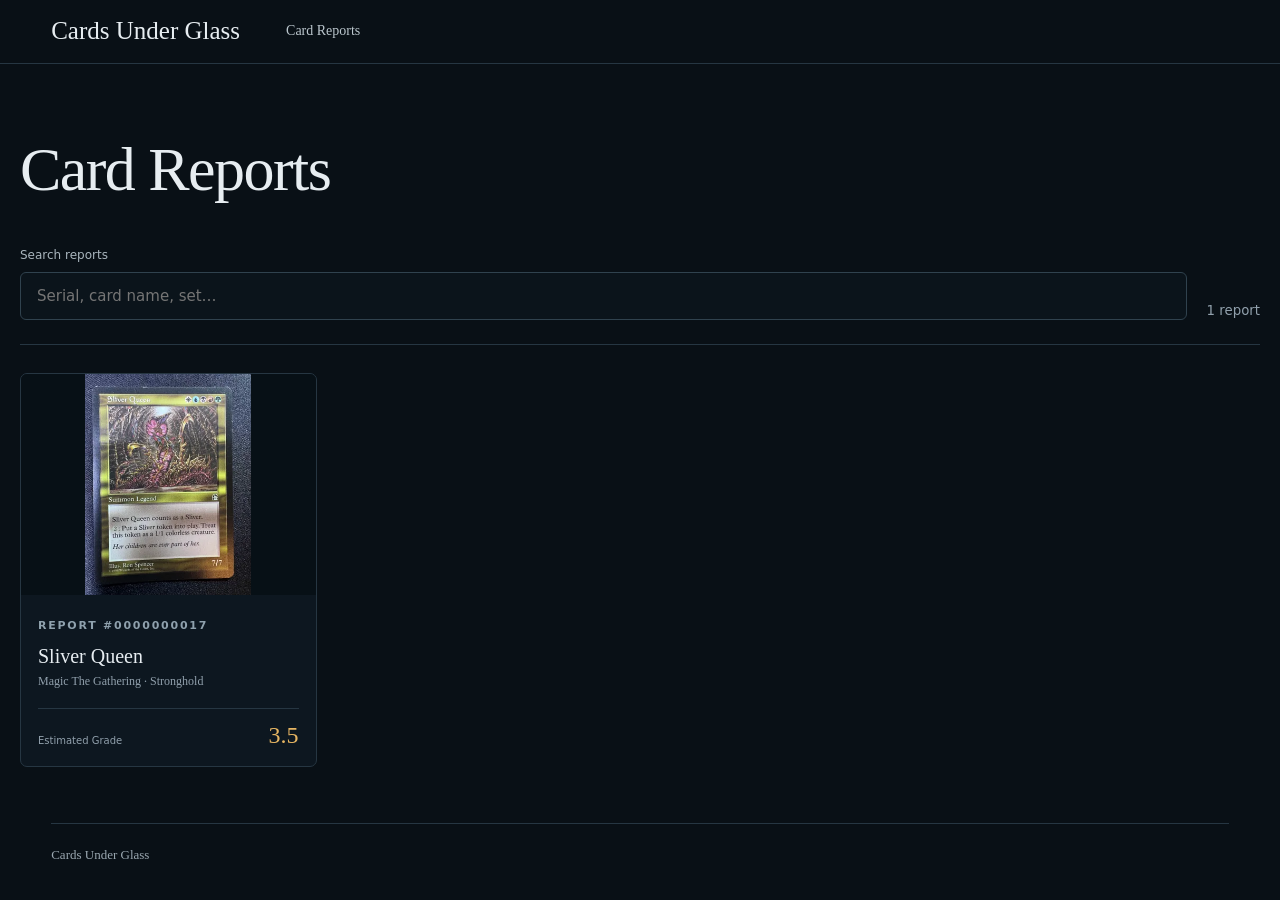
<file: index.html>
<!doctype html>
<html lang="en"><head><meta charset="utf-8"><meta name="viewport" content="width=device-width,initial-scale=1"><meta http-equiv="Content-Security-Policy" content="default-src 'self'; img-src 'self' data:; style-src 'self' 'unsafe-inline'; script-src 'self'; object-src 'none'; base-uri 'none'"><title>Card Reports — Cards Under Glass</title><link rel="stylesheet" href="./assets/site.css"></head>
<body class="catalogue-page"><header class="site-header"><a class="wordmark" href="./">Cards Under Glass</a><a class="reports-link" href="./">Card Reports</a></header><main class="catalogue"><div class="catalogue-heading"><h1>Card Reports</h1></div><label class="search"><span>Search reports</span><input type="search" autocomplete="off" placeholder="Serial, card name, set…" aria-controls="report-list"><small class="result-count">1 report</small></label><section id="report-list" class="catalogue-grid" aria-live="polite"><article class="catalogue-card" data-serial="0000000017" data-search="0000000017 sliver queen magic the gathering stronghold"><a href="cards/0000000017/"><div class="catalogue-image"><img src="media/0000000017/full-front-catalogue.webp" alt="Front photograph for Sliver Queen" loading="lazy" decoding="async" width="420" height="420"></div><div class="catalogue-copy"><span class="report-number">Report #0000000017</span><h2>Sliver Queen</h2><p>Magic The Gathering · Stronghold</p><div><span>Estimated Grade</span><strong>3.5</strong></div></div></a></article></section><p class="no-results" hidden>No matching reports.</p></main><footer><span>Cards Under Glass</span></footer><script src="./assets/site.js" defer></script></body></html>
</file>
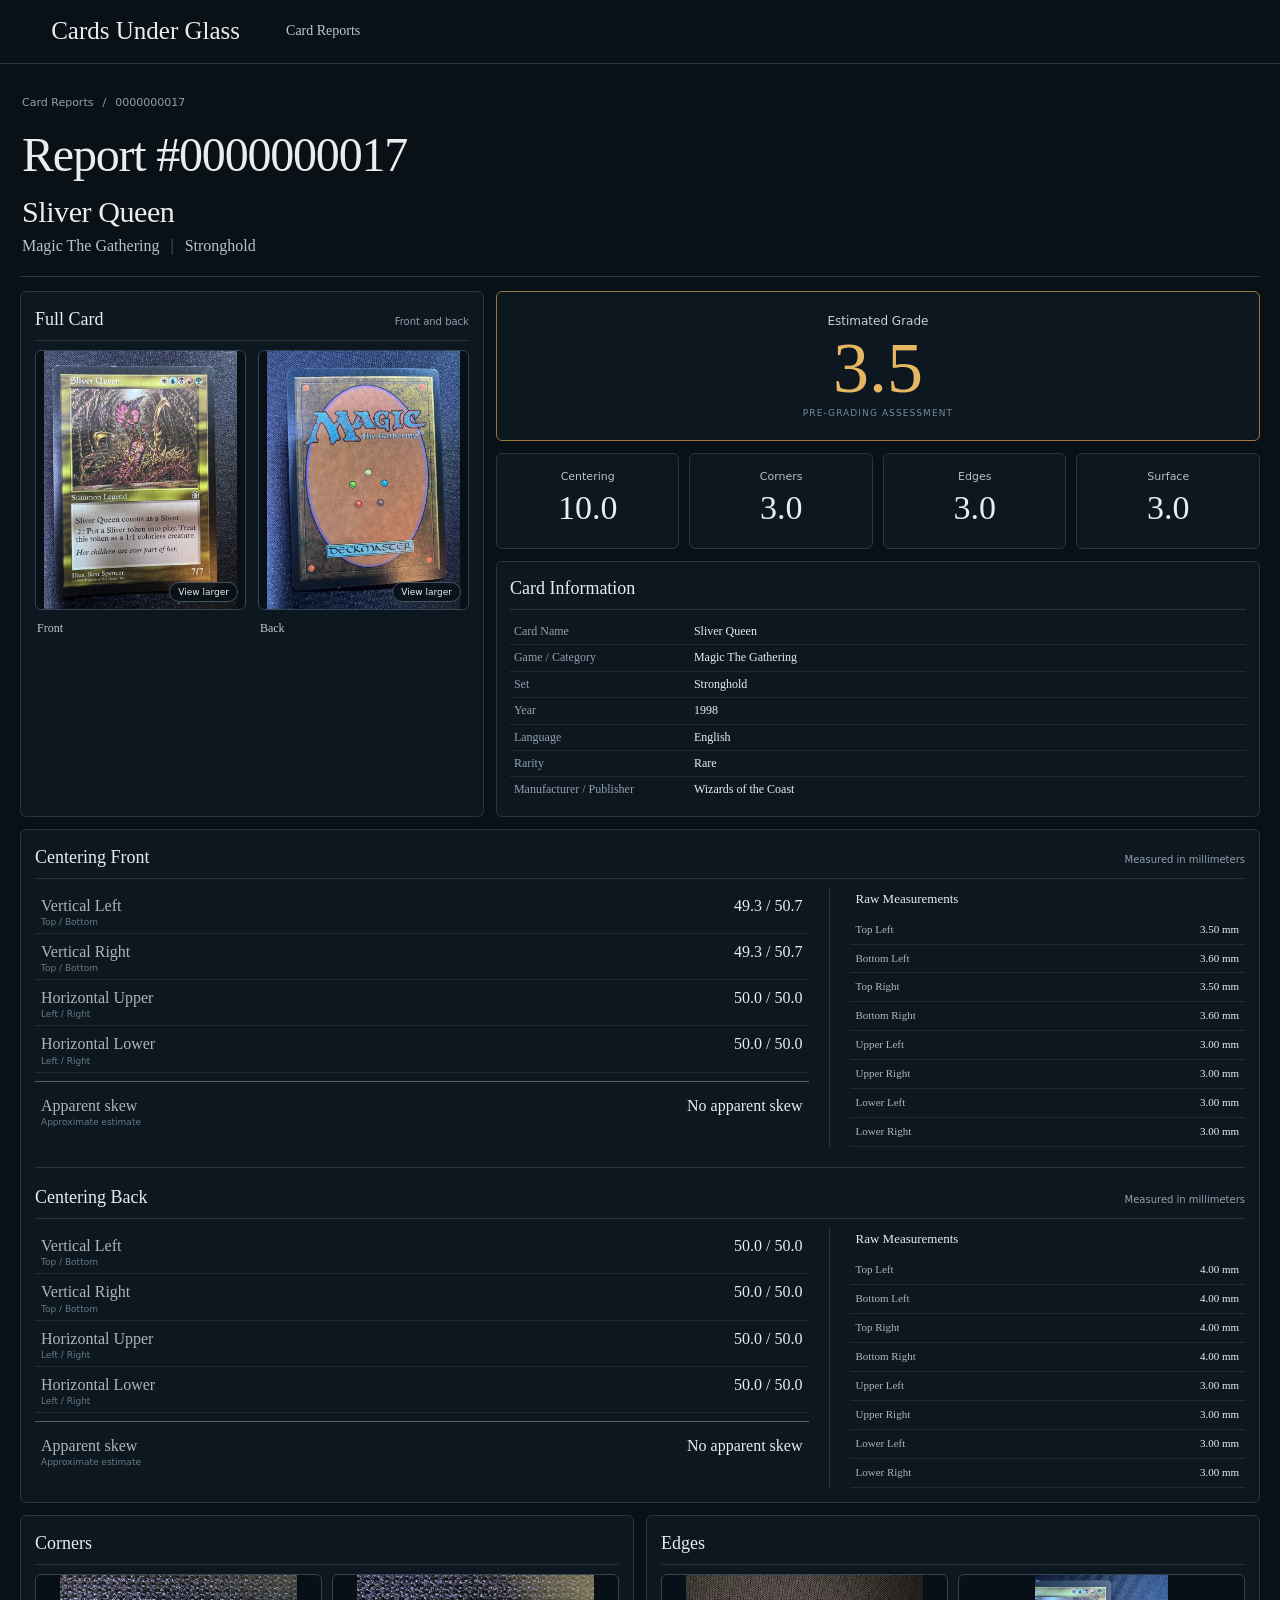
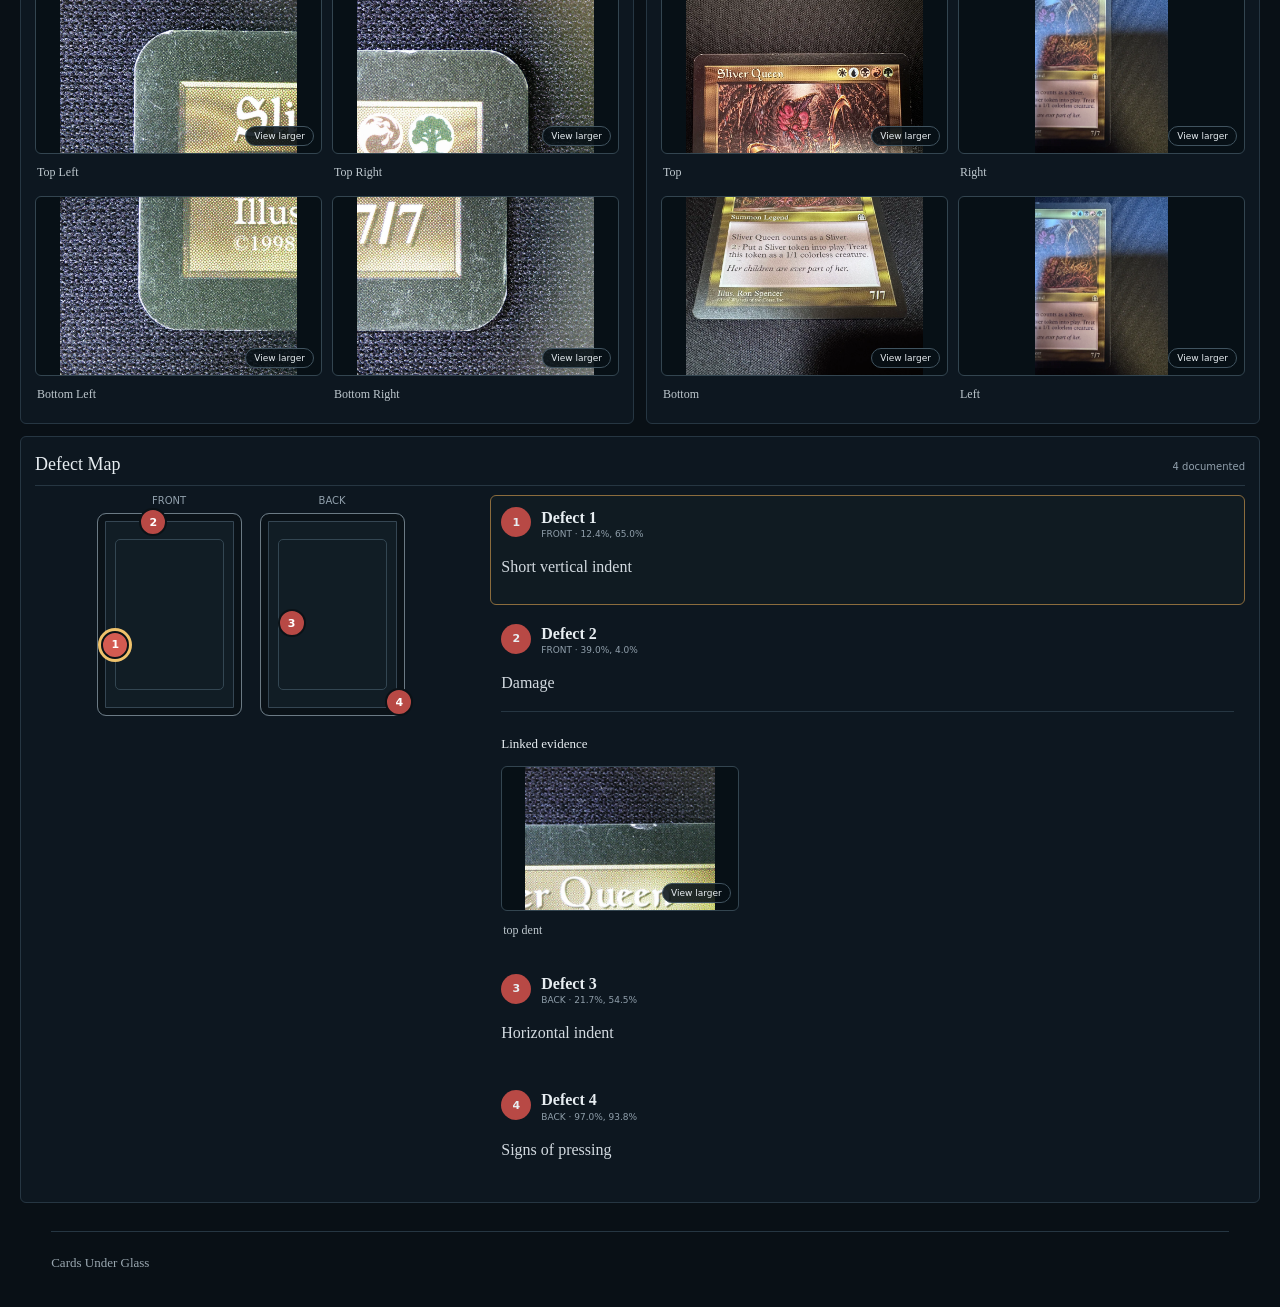
<file: cards/0000000017/index.html>
<!doctype html>
<html lang="en"><head><meta charset="utf-8"><meta name="viewport" content="width=device-width,initial-scale=1"><meta http-equiv="Content-Security-Policy" content="default-src 'self'; img-src 'self' data:; style-src 'self' 'unsafe-inline'; script-src 'self'; object-src 'none'; base-uri 'none'"><title>Sliver Queen — Report #0000000017 — Cards Under Glass</title><link rel="stylesheet" href="../../assets/site.css"></head>
<body class="report-page"><header class="site-header"><a class="wordmark" href="../../">Cards Under Glass</a><a class="reports-link" href="../../">Card Reports</a></header><main class="report"><div class="report-heading"><div><a href="../../">Card Reports</a><span>/</span><span>0000000017</span><h1>Report #0000000017</h1><h2 class="card-title">Sliver Queen</h2><div class="identity"><span>Magic The Gathering</span><span>Stronghold</span></div></div></div>
  <div class="report-hero"><section class="panel full-card-panel"><div class="section-heading"><h2>Full Card</h2><span>Front and back</span></div><div class="hero-photos"><figure class="photo "><button class="photo-open" type="button" data-lightbox-src="../../media/0000000017/full-front-large.webp" data-lightbox-label="Front"><img src="../../media/0000000017/full-front-preview.webp" alt="Front photograph for Sliver Queen" loading="lazy"><span>View larger</span></button><figcaption>Front</figcaption></figure><figure class="photo "><button class="photo-open" type="button" data-lightbox-src="../../media/0000000017/full-back-large.webp" data-lightbox-label="Back"><img src="../../media/0000000017/full-back-preview.webp" alt="Back photograph for Sliver Queen" loading="lazy"><span>View larger</span></button><figcaption>Back</figcaption></figure></div></section><div class="grade-area"><section class="estimated"><span>Estimated Grade</span><strong>3.5</strong><small>Pre-grading assessment</small></section><div class="subgrades"><div><span>Centering</span><strong>10.0</strong></div><div><span>Corners</span><strong>3.0</strong></div><div><span>Edges</span><strong>3.0</strong></div><div><span>Surface</span><strong>3.0</strong></div></div><section class="panel information"><div class="section-heading"><h2>Card Information</h2></div><dl><div><dt>Card Name</dt><dd>Sliver Queen</dd></div><div><dt>Game / Category</dt><dd>Magic The Gathering</dd></div><div><dt>Set</dt><dd>Stronghold</dd></div><div><dt>Year</dt><dd>1998</dd></div><div><dt>Language</dt><dd>English</dd></div><div><dt>Rarity</dt><dd>Rare</dd></div><div><dt>Manufacturer / Publisher</dt><dd>Wizards of the Coast</dd></div></dl></section></div></div>
  <section class="panel centering-panel"><div class="public-centering-face"><div class="section-heading"><h2>Centering Front</h2><span>Measured in millimeters</span></div><div class="centering-content"><div><div class="ratios"><div><span>Vertical Left<small>Top / Bottom</small></span><strong>49.3 / 50.7</strong></div><div><span>Vertical Right<small>Top / Bottom</small></span><strong>49.3 / 50.7</strong></div><div><span>Horizontal Upper<small>Left / Right</small></span><strong>50.0 / 50.0</strong></div><div><span>Horizontal Lower<small>Left / Right</small></span><strong>50.0 / 50.0</strong></div></div><div class="skew"><span>Apparent skew<small>Approximate estimate</small></span><strong>No apparent skew</strong></div></div><div class="raw"><h3>Raw Measurements</h3><div><span>Top Left</span><strong>3.50 mm</strong></div><div><span>Bottom Left</span><strong>3.60 mm</strong></div><div><span>Top Right</span><strong>3.50 mm</strong></div><div><span>Bottom Right</span><strong>3.60 mm</strong></div><div><span>Upper Left</span><strong>3.00 mm</strong></div><div><span>Upper Right</span><strong>3.00 mm</strong></div><div><span>Lower Left</span><strong>3.00 mm</strong></div><div><span>Lower Right</span><strong>3.00 mm</strong></div></div></div></div><div class="public-centering-face"><div class="section-heading"><h2>Centering Back</h2><span>Measured in millimeters</span></div><div class="centering-content"><div><div class="ratios"><div><span>Vertical Left<small>Top / Bottom</small></span><strong>50.0 / 50.0</strong></div><div><span>Vertical Right<small>Top / Bottom</small></span><strong>50.0 / 50.0</strong></div><div><span>Horizontal Upper<small>Left / Right</small></span><strong>50.0 / 50.0</strong></div><div><span>Horizontal Lower<small>Left / Right</small></span><strong>50.0 / 50.0</strong></div></div><div class="skew"><span>Apparent skew<small>Approximate estimate</small></span><strong>No apparent skew</strong></div></div><div class="raw"><h3>Raw Measurements</h3><div><span>Top Left</span><strong>4.00 mm</strong></div><div><span>Bottom Left</span><strong>4.00 mm</strong></div><div><span>Top Right</span><strong>4.00 mm</strong></div><div><span>Bottom Right</span><strong>4.00 mm</strong></div><div><span>Upper Left</span><strong>3.00 mm</strong></div><div><span>Upper Right</span><strong>3.00 mm</strong></div><div><span>Lower Left</span><strong>3.00 mm</strong></div><div><span>Lower Right</span><strong>3.00 mm</strong></div></div></div></div></section><div class="photo-report-grid"><section class="panel photo-section"><div class="section-heading"><h2>Corners</h2></div><div class="detail-photos"><figure class="photo "><button class="photo-open" type="button" data-lightbox-src="../../media/0000000017/corner-top-left-large.webp" data-lightbox-label="Top Left"><img src="../../media/0000000017/corner-top-left-preview.webp" alt="Top Left photograph for Sliver Queen" loading="lazy"><span>View larger</span></button><figcaption>Top Left</figcaption></figure><figure class="photo "><button class="photo-open" type="button" data-lightbox-src="../../media/0000000017/corner-top-right-large.webp" data-lightbox-label="Top Right"><img src="../../media/0000000017/corner-top-right-preview.webp" alt="Top Right photograph for Sliver Queen" loading="lazy"><span>View larger</span></button><figcaption>Top Right</figcaption></figure><figure class="photo "><button class="photo-open" type="button" data-lightbox-src="../../media/0000000017/corner-bottom-left-large.webp" data-lightbox-label="Bottom Left"><img src="../../media/0000000017/corner-bottom-left-preview.webp" alt="Bottom Left photograph for Sliver Queen" loading="lazy"><span>View larger</span></button><figcaption>Bottom Left</figcaption></figure><figure class="photo "><button class="photo-open" type="button" data-lightbox-src="../../media/0000000017/corner-bottom-right-large.webp" data-lightbox-label="Bottom Right"><img src="../../media/0000000017/corner-bottom-right-preview.webp" alt="Bottom Right photograph for Sliver Queen" loading="lazy"><span>View larger</span></button><figcaption>Bottom Right</figcaption></figure></div></section><section class="panel photo-section"><div class="section-heading"><h2>Edges</h2></div><div class="detail-photos"><figure class="photo "><button class="photo-open" type="button" data-lightbox-src="../../media/0000000017/edge-top-large.webp" data-lightbox-label="Top"><img src="../../media/0000000017/edge-top-preview.webp" alt="Top photograph for Sliver Queen" loading="lazy"><span>View larger</span></button><figcaption>Top</figcaption></figure><figure class="photo "><button class="photo-open" type="button" data-lightbox-src="../../media/0000000017/edge-right-large.webp" data-lightbox-label="Right"><img src="../../media/0000000017/edge-right-preview.webp" alt="Right photograph for Sliver Queen" loading="lazy"><span>View larger</span></button><figcaption>Right</figcaption></figure><figure class="photo "><button class="photo-open" type="button" data-lightbox-src="../../media/0000000017/edge-bottom-large.webp" data-lightbox-label="Bottom"><img src="../../media/0000000017/edge-bottom-preview.webp" alt="Bottom photograph for Sliver Queen" loading="lazy"><span>View larger</span></button><figcaption>Bottom</figcaption></figure><figure class="photo "><button class="photo-open" type="button" data-lightbox-src="../../media/0000000017/edge-left-large.webp" data-lightbox-label="Left"><img src="../../media/0000000017/edge-left-preview.webp" alt="Left photograph for Sliver Queen" loading="lazy"><span>View larger</span></button><figcaption>Left</figcaption></figure></div></section></div><section class="panel defects-panel"><div class="section-heading"><h2>Defect Map</h2><span>4 documented</span></div><div class="defect-grid"><div class="maps"><div class="public-map-wrap"><span>FRONT</span><div class="public-map" aria-label="front defect map"><button type="button" class="defect-marker" style="left:12.3646%;top:65.0000%" data-defect="1" aria-label="Select defect 1, front">1</button><button type="button" class="defect-marker" style="left:39.0313%;top:4.0476%" data-defect="2" aria-label="Select defect 2, front">2</button></div></div><div class="public-map-wrap"><span>BACK</span><div class="public-map" aria-label="back defect map"><button type="button" class="defect-marker" style="left:21.6979%;top:54.5238%" data-defect="3" aria-label="Select defect 3, back">3</button><button type="button" class="defect-marker" style="left:97.0313%;top:93.8095%" data-defect="4" aria-label="Select defect 4, back">4</button></div></div></div><div class="defect-details"><article class="defect-detail active" data-defect-detail="1"><div class="defect-heading"><span>1</span><div><strong>Defect 1</strong><small>FRONT · 12.4%, 65.0%</small></div></div><p>Short vertical indent</p></article><article class="defect-detail" data-defect-detail="2"><div class="defect-heading"><span>2</span><div><strong>Defect 2</strong><small>FRONT · 39.0%, 4.0%</small></div></div><p>Damage</p><div class="evidence"><h3>Linked evidence</h3><div><figure class="photo evidence-photo"><button class="photo-open" type="button" data-lightbox-src="../../media/0000000017/evidence-01-large.webp" data-lightbox-label="top dent"><img src="../../media/0000000017/evidence-01-preview.webp" alt="top dent photograph for Sliver Queen" loading="lazy"><span>View larger</span></button><figcaption>top dent</figcaption></figure></div></div></article><article class="defect-detail" data-defect-detail="3"><div class="defect-heading"><span>3</span><div><strong>Defect 3</strong><small>BACK · 21.7%, 54.5%</small></div></div><p>Horizontal indent</p></article><article class="defect-detail" data-defect-detail="4"><div class="defect-heading"><span>4</span><div><strong>Defect 4</strong><small>BACK · 97.0%, 93.8%</small></div></div><p>Signs of pressing</p></article></div></div></section>
  <dialog class="lightbox"><div class="lightbox-head"><strong></strong><button type="button" aria-label="Close photo viewer">×</button></div><div><img alt=""></div></dialog></main><footer><span>Cards Under Glass</span></footer><script src="../../assets/site.js" defer></script></body></html>
</file>
<file: assets/site.css>
:root{color-scheme:dark;--bg:#091016;--panel:#0d1720;--line:#263642;--muted:#91a0ac;--text:#e7edf1;--accent:#e7b663;--focus:#8ec5dd}*{box-sizing:border-box}html{background:var(--bg)}body{margin:0;background:var(--bg);color:var(--text);font-family:ui-serif,Georgia,Cambria,"Times New Roman",serif;line-height:1.45}.site-header{height:64px;border-bottom:1px solid var(--line);display:flex;align-items:center;gap:46px;padding:0 clamp(20px,4vw,58px);position:relative}.wordmark{font-size:25px;color:var(--text);text-decoration:none}.reports-link{color:#bbc6cd;text-decoration:none;font-size:14px}footer{margin:28px clamp(20px,4vw,58px) 0;padding:22px 0 34px;border-top:1px solid var(--line);color:#9aa7b0;font-size:13px}.catalogue,.report{width:min(1420px,calc(100% - 40px));margin:0 auto}.catalogue-heading{padding:54px 0 25px}.catalogue-heading>span,.report-number{font:600 11px ui-sans-serif,system-ui;letter-spacing:.16em;text-transform:uppercase;color:#8fa1ad}.catalogue h1,.report h1{font-weight:400;letter-spacing:-.025em}.catalogue h1{font-size:clamp(35px,6vw,62px);margin:7px 0}.search{display:grid;grid-template-columns:1fr auto;align-items:end;gap:8px 20px;border-bottom:1px solid var(--line);padding-bottom:24px;font-family:ui-sans-serif,system-ui}.search>span{grid-column:1/-1;font-size:12px;color:#aab6be}.search input{min-width:0;background:#0b141b;border:1px solid #30424e;border-radius:6px;color:var(--text);font:15px ui-sans-serif,system-ui;padding:14px 16px;outline:none}.search input:focus{border-color:var(--focus);box-shadow:0 0 0 3px #8ec5dd22}.search small{color:var(--muted)}.catalogue-grid{display:grid;grid-template-columns:repeat(4,minmax(0,1fr));gap:16px;padding:28px 0}.catalogue-card{border:1px solid var(--line);background:var(--panel);border-radius:7px;overflow:hidden}.catalogue-card a{display:block;color:inherit;text-decoration:none;height:100%}.catalogue-card a:focus-visible,.photo-open:focus-visible,.defect-marker:focus-visible,.lightbox button:focus-visible{outline:2px solid var(--focus);outline-offset:3px}.catalogue-image{height:240px;background:#071016;display:grid;place-items:center}.catalogue-image img{width:100%;height:100%;object-fit:contain}.catalogue-placeholder{display:grid;place-items:center;gap:10px;color:#778791}.catalogue-placeholder span{font-size:34px}.catalogue-copy{padding:17px}.catalogue-copy h2{font-size:20px;font-weight:400;margin:7px 0 2px}.catalogue-copy p{color:var(--muted);font-size:12px;margin:0}.catalogue-copy>div{display:flex;justify-content:space-between;align-items:end;margin-top:17px;padding-top:13px;border-top:1px solid var(--line);font-family:ui-sans-serif,system-ui}.catalogue-copy>div span{font-size:10px;color:var(--muted)}.catalogue-copy>div strong{font:500 24px ui-serif,Georgia;color:var(--accent)}.no-results{text-align:center;color:var(--muted);padding:50px}.report-heading{padding:25px 2px 18px;border-bottom:1px solid var(--line)}.report-heading>div>a,.report-heading>div>span{font:11px ui-sans-serif,system-ui;color:var(--muted);text-decoration:none;margin-right:9px}.report h1{font-size:clamp(30px,4vw,48px);margin:8px 0 0}.card-title{font-size:18px;margin:2px 0}.identity{display:flex;flex-wrap:wrap;gap:0;margin-top:5px;color:#b8c3cb}.identity span+span:before{content:"|";color:#50616e;margin:0 11px}.panel{border:1px solid var(--line);background:var(--panel);border-radius:6px}.report-hero{display:grid;grid-template-columns:minmax(360px,.85fr) minmax(520px,1.4fr);gap:12px;margin-top:14px}.full-card-panel{padding:14px}.hero-photos{display:grid;grid-template-columns:1fr 1fr;gap:12px}.grade-area{display:grid;grid-template-columns:1fr;gap:12px}.estimated{min-height:150px;border:1px solid #9b793c;background:#0d1720;border-radius:6px;display:grid;place-items:center;align-content:center}.estimated span,.estimated small{font:12px ui-sans-serif,system-ui;color:#c8d0d5}.estimated strong{font-size:72px;line-height:1;color:var(--accent);font-weight:400;margin:4px}.estimated small{font-size:9px;letter-spacing:.12em;text-transform:uppercase;color:#788a96}.subgrades{display:grid;grid-template-columns:repeat(4,1fr);gap:10px}.subgrades>div{border:1px solid var(--line);background:var(--panel);border-radius:6px;text-align:center;padding:16px 8px}.subgrades span{display:block;font:11px ui-sans-serif,system-ui;color:#b6c0c7}.subgrades strong{font-size:34px;font-weight:400}.information{padding:13px}.section-heading{display:flex;align-items:baseline;justify-content:space-between;border-bottom:1px solid var(--line);padding-bottom:8px;margin-bottom:9px}.section-heading h2{font-size:18px;font-weight:400;margin:0}.section-heading span{font:10px ui-sans-serif,system-ui;color:var(--muted)}.information dl{margin:0}.information dl div{display:grid;grid-template-columns:180px 1fr;border-bottom:1px solid #1d2b35;padding:4px}.information dl div:last-child{border:0}.information dt,.information dd{margin:0;font-size:12px}.information dt{color:var(--muted)}.centering-panel,.defects-panel,.notes-panel,.photo-section{padding:14px;margin-top:12px}.centering-content{display:grid;grid-template-columns:1.3fr .7fr;gap:20px}.ratios>div,.raw>div,.skew{display:flex;justify-content:space-between;gap:20px;padding:6px;border-bottom:1px solid #1e2b34}.ratios span,.raw span,.skew span{color:#aab6be}.ratios small,.skew small{display:block;font:9px ui-sans-serif,system-ui;color:#667985}.ratios strong,.raw strong,.skew strong{font-weight:400}.skew{border-top:1px solid #50616d;border-bottom:0;margin-top:8px;padding-top:12px}.raw{border-left:1px solid var(--line);padding-left:20px}.raw h3{font-size:13px;font-weight:400;margin:2px 6px 7px}.raw>div{font-size:11px}.defect-grid{display:grid;grid-template-columns:minmax(300px,.8fr) 1.4fr;gap:24px}.maps{display:flex;justify-content:center;gap:18px}.public-map-wrap>span{display:block;text-align:center;font:10px ui-sans-serif,system-ui;color:var(--muted);margin-bottom:7px}.public-map{position:relative;width:145px;aspect-ratio:2.5/3.5;border:1px solid #6b7a84;border-radius:9px;background:#111d25;box-shadow:inset 0 0 0 7px #0a1218,inset 0 0 0 8px #354653}.public-map:after{content:"";position:absolute;inset:25px 17px;border:1px solid #334652;border-radius:5px}.defect-marker{position:absolute;z-index:1;transform:translate(-50%,-50%);width:28px;height:28px;padding:0;border:2px solid #0b1217;border-radius:50%;background:#b84945;color:white;font:700 11px ui-sans-serif,system-ui}.defect-marker.active{box-shadow:0 0 0 3px #efc26c;background:#d45b51}.defect-detail{padding:10px;border:1px solid transparent;border-radius:6px}.defect-detail+.defect-detail{margin-top:6px}.defect-detail.active{border-color:#8b6c3d;background:#101b22}.defect-heading{display:flex;align-items:center;gap:10px}.defect-heading>span{width:30px;height:30px;border-radius:50%;display:grid;place-items:center;background:#b84945;font:700 11px ui-sans-serif,system-ui}.defect-heading strong,.defect-heading small{display:block}.defect-heading small{font:9px ui-sans-serif,system-ui;color:var(--muted)}.defect-detail>p{white-space:pre-wrap;color:#d3dae0}.evidence{margin-top:16px;border-top:1px solid var(--line);padding-top:10px}.evidence h3{font-size:13px;font-weight:400}.evidence>div{display:grid;grid-template-columns:repeat(3,minmax(0,1fr));gap:10px}.no-defects{color:var(--muted);padding:30px;text-align:center}.photo-report-grid{display:grid;grid-template-columns:1fr 1fr;gap:12px}.photo-section:first-child{grid-column:1/-1}.full-photos,.detail-photos{display:grid;gap:10px}.full-photos{grid-template-columns:1fr 1fr}.detail-photos{grid-template-columns:1fr 1fr}.photo{margin:0;min-width:0}.photo-open{position:relative;width:100%;height:260px;padding:0;border:1px solid #334550;border-radius:6px;background:#071016;overflow:hidden;color:var(--text)}.detail-photos .photo-open{height:180px}.photo-open img{width:100%;height:100%;object-fit:contain}.photo-open>span{position:absolute;right:7px;bottom:7px;background:#071016df;border:1px solid #40535f;border-radius:12px;padding:4px 8px;font:9px ui-sans-serif,system-ui}.photo figcaption{font-size:12px;color:#bdc7cd;padding:5px 2px}.placeholder>div{height:260px;border:1px dashed #3c4e59;border-radius:6px;display:grid;place-items:center;align-content:center;gap:5px;color:#73848e;background:#0a131a}.detail-photos .placeholder>div{height:180px}.placeholder strong{font-weight:400;color:#98a7b0}.placeholder small{font:9px ui-sans-serif,system-ui}.placeholder-mark{font-size:24px}.evidence-photo .photo-open{height:145px}.notes-panel>div:not(.section-heading){display:grid;grid-template-columns:130px 1fr;gap:20px;padding:10px 4px;border-bottom:1px solid #1e2b34}.notes-panel>div:last-child{border:0}.notes-panel h3,.notes-panel p{margin:0}.notes-panel h3{font-size:14px;font-weight:400}.notes-panel p{white-space:pre-wrap;color:#d3dae0}.lightbox{width:min(1200px,calc(100% - 32px));height:min(90vh,940px);padding:0;border:1px solid #425560;border-radius:8px;background:#081016;color:var(--text)}.lightbox::backdrop{background:#020609e8}.lightbox-head{height:54px;display:flex;justify-content:space-between;align-items:center;padding:0 16px;border-bottom:1px solid var(--line)}.lightbox-head button{font-size:23px;background:transparent;border:0;color:white}.lightbox>div:last-child{height:calc(100% - 54px);display:grid;place-items:center;padding:16px;overflow:auto}.lightbox img{max-width:100%;max-height:100%;object-fit:contain}@media(max-width:1050px){.catalogue-grid{grid-template-columns:repeat(3,1fr)}.report-hero{grid-template-columns:1fr}.hero-photos{min-height:420px}.photo-report-grid{grid-template-columns:1fr}.photo-section:first-child{grid-column:auto}}@media(max-width:760px){.site-header{height:56px;padding:0 18px}.wordmark{font-size:20px}.catalogue,.report{width:min(100% - 24px,1420px)}.catalogue-grid{grid-template-columns:1fr 1fr}.catalogue-image{height:190px}.search{grid-template-columns:1fr}.subgrades{grid-template-columns:1fr 1fr}.centering-content,.defect-grid{grid-template-columns:1fr}.raw{border-left:0;border-top:1px solid var(--line);padding:12px 0 0}.maps{gap:10px}.public-map{width:min(39vw,145px)}.hero-photos,.full-photos{grid-template-columns:1fr}.hero-photos{min-height:0}.photo-open,.placeholder>div{height:300px}.evidence>div{grid-template-columns:1fr 1fr}}@media(max-width:480px){.catalogue-grid{grid-template-columns:1fr}.site-header{justify-content:space-between;gap:10px}.catalogue-heading{padding-top:35px}.report-heading{padding-top:18px}.estimated strong{font-size:62px}.subgrades strong{font-size:28px}.information dl div{grid-template-columns:1fr}.information dd{margin-top:2px}.maps{align-items:center;flex-direction:column}.detail-photos,.evidence>div{grid-template-columns:1fr}.notes-panel>div:not(.section-heading){grid-template-columns:1fr;gap:5px}}@media(prefers-reduced-motion:reduce){*{scroll-behavior:auto!important}}

.photo-section:first-child{grid-column:auto}
.catalogue-grid{grid-template-columns:repeat(auto-fill,minmax(min(250px,100%),1fr));gap:18px}.catalogue-image{position:relative;width:100%;height:auto;aspect-ratio:4/3;overflow:hidden}.catalogue-image img,.catalogue-placeholder{position:absolute;inset:0;width:100%;height:100%}.card-title{font-size:clamp(25px,2.35vw,34px);font-weight:500;line-height:1.15;letter-spacing:-.015em;margin:5px 0 4px;color:var(--text)}
.public-centering-face+.public-centering-face{margin-top:20px;padding-top:16px;border-top:1px solid var(--line)}.legacy-centering h2{font-size:18px;font-weight:400}.legacy-centering p{color:var(--muted);font-size:12px}
</file>
